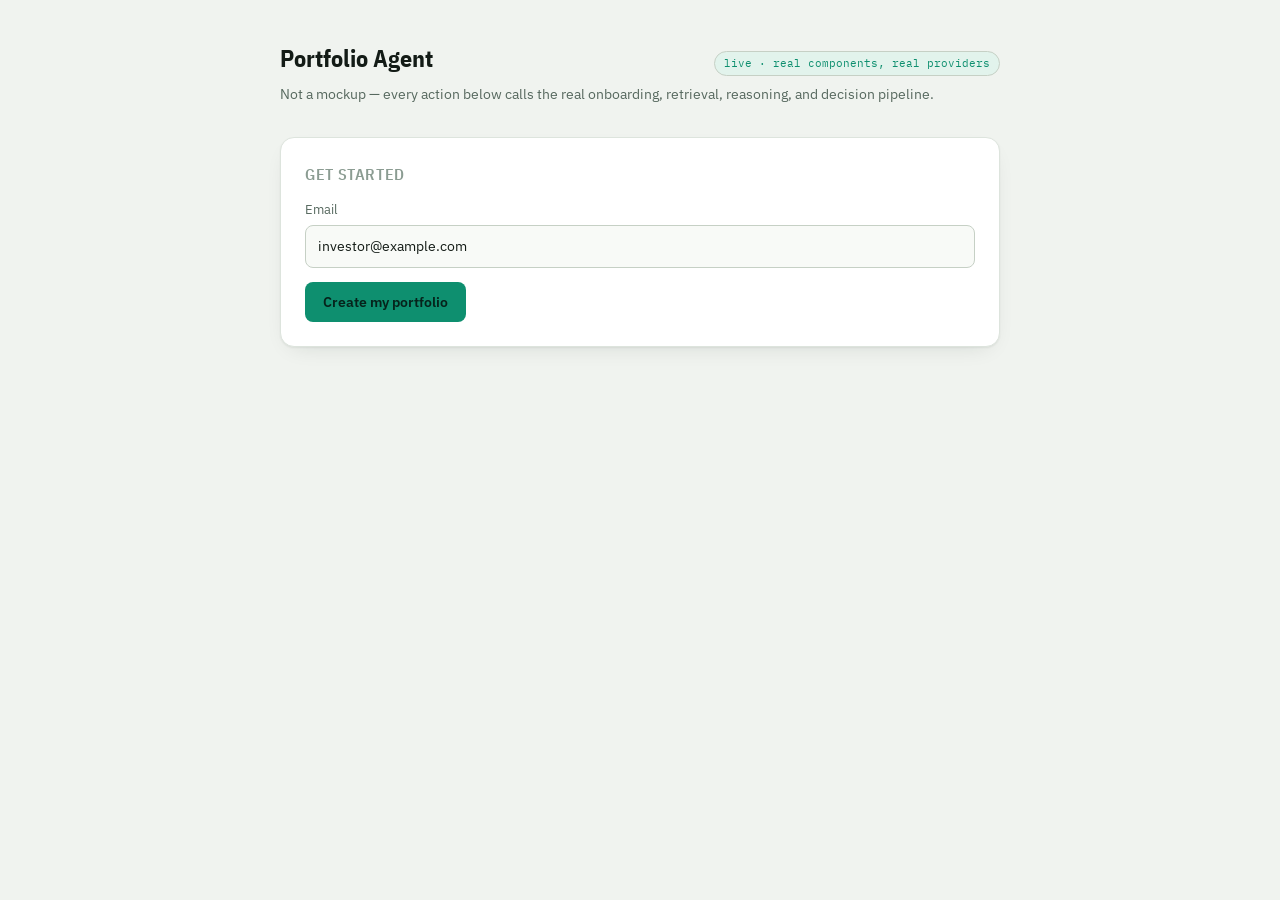
<file: src/demo_static/index.html>
<!doctype html>
<html lang="en">
<head>
<meta charset="utf-8">
<title>Portfolio Agent</title>
<meta name="viewport" content="width=device-width, initial-scale=1">
<link rel="preconnect" href="https://fonts.googleapis.com">
<link rel="preconnect" href="https://fonts.gstatic.com" crossorigin>
<link href="https://fonts.googleapis.com/css2?family=IBM+Plex+Sans+Condensed:wght@500;600;700&family=IBM+Plex+Sans:wght@400;500;600&family=IBM+Plex+Mono:wght@400;500;600&display=swap" rel="stylesheet">
<style>
  :root {
    --bg: #f0f3ef; --surface: #ffffff; --surface-2: #f8faf7;
    --text: #131b16; --text-muted: #56685e; --text-faint: #8b9c92;
    --border: #dde4dd; --border-strong: #c6d0c5;
    --accent: #0e8f6f; --accent-soft: #e2f3ec;
    --accent-2: #b5790a; --accent-2-soft: #fbf0dc;
    --danger: #a2503b; --danger-soft: #f6e9e4;
    --shadow: 0 1px 2px rgba(20,30,24,.06), 0 8px 24px -12px rgba(20,30,24,.16);
  }
  @media (prefers-color-scheme: dark) {
    :root:not([data-theme="light"]) {
      --bg: #0a0f0c; --surface: #101813; --surface-2: #141f19;
      --text: #e7eee9; --text-muted: #93a69c; --text-faint: #5c6e64;
      --border: #223026; --border-strong: #2d3f33;
      --accent: #4fd1ae; --accent-soft: #142822;
      --accent-2: #e0a544; --accent-2-soft: #2b2213;
      --danger: #d68b73; --danger-soft: #2a1913;
      --shadow: 0 1px 2px rgba(0,0,0,.3), 0 12px 32px -16px rgba(0,0,0,.6);
    }
  }
  :root[data-theme="dark"] {
    --bg: #0a0f0c; --surface: #101813; --surface-2: #141f19;
    --text: #e7eee9; --text-muted: #93a69c; --text-faint: #5c6e64;
    --border: #223026; --border-strong: #2d3f33;
    --accent: #4fd1ae; --accent-soft: #142822;
    --accent-2: #e0a544; --accent-2-soft: #2b2213;
    --danger: #d68b73; --danger-soft: #2a1913;
    --shadow: 0 1px 2px rgba(0,0,0,.3), 0 12px 32px -16px rgba(0,0,0,.6);
  }
  * { box-sizing: border-box; }
  body {
    margin: 0; background: var(--bg); color: var(--text);
    font-family: "IBM Plex Sans", system-ui, sans-serif; line-height: 1.5;
    font-variant-numeric: tabular-nums;
  }
  .mono { font-family: "IBM Plex Mono", ui-monospace, monospace; }
  .wrap { max-width: 760px; margin: 0 auto; padding: 40px 20px 96px; }
  header.top { display: flex; align-items: baseline; justify-content: space-between; margin-bottom: 8px; }
  header.top h1 { font-family: "IBM Plex Sans Condensed", sans-serif; font-weight: 700; font-size: 24px; margin: 0; }
  header.top .badge {
    font-family: "IBM Plex Mono", monospace; font-size: 11px; padding: 3px 9px; border-radius: 999px;
    border: 1px solid var(--border-strong); color: var(--accent); background: var(--accent-soft);
  }
  p.sub { color: var(--text-muted); font-size: 14px; margin: 0 0 32px; }
  section.panel {
    background: var(--surface); border: 1px solid var(--border); border-radius: 14px;
    padding: 24px; margin-bottom: 18px; box-shadow: var(--shadow);
  }
  section.panel h2 {
    font-family: "IBM Plex Sans Condensed", sans-serif; font-weight: 600; font-size: 16px; margin: 0 0 14px;
    text-transform: uppercase; letter-spacing: .04em; color: var(--text-faint);
  }
  label { display: block; font-size: 12.5px; color: var(--text-muted); margin-bottom: 6px; }
  input {
    width: 100%; font: inherit; font-size: 14px; padding: 10px 12px; border-radius: 8px;
    border: 1px solid var(--border-strong); background: var(--surface-2); color: var(--text);
  }
  input:focus { outline: 2px solid var(--accent); outline-offset: 1px; }
  .field { margin-bottom: 14px; }
  button {
    font: inherit; font-weight: 600; font-size: 13.5px; padding: 10px 18px; border-radius: 8px;
    border: none; background: var(--accent); color: #06231b; cursor: pointer;
  }
  button:hover { filter: brightness(1.08); }
  button:disabled { opacity: .5; cursor: default; }
  button.ghost {
    background: transparent; color: var(--text); border: 1px solid var(--border-strong); font-weight: 500;
  }
  .row-inline { display: flex; gap: 10px; align-items: flex-end; }
  .row-inline .field { flex: 1; margin-bottom: 0; }

  table { width: 100%; border-collapse: collapse; font-size: 13.5px; }
  th, td { text-align: left; padding: 8px 6px; border-bottom: 1px solid var(--border); }
  th { color: var(--text-faint); font-weight: 500; text-transform: uppercase; font-size: 10.5px; letter-spacing: .06em; }
  td.num, th.num { text-align: right; font-family: "IBM Plex Mono", monospace; }

  .search-results { margin-top: 8px; display: flex; flex-direction: column; gap: 6px; }
  .search-hit {
    display: flex; justify-content: space-between; align-items: center; padding: 8px 10px;
    border: 1px solid var(--border); border-radius: 8px; background: var(--surface-2);
  }
  .search-hit .name { font-size: 13.5px; }
  .search-hit .sym { font-family: "IBM Plex Mono", monospace; color: var(--text-faint); font-size: 12px; margin-left: 6px; }

  .empty { color: var(--text-faint); font-size: 13.5px; padding: 6px 0; }

  #trace { display: flex; flex-direction: column; gap: 8px; margin-top: 4px; }
  .step {
    display: flex; gap: 10px; align-items: flex-start; font-size: 13px; opacity: 0; transform: translateY(4px);
    animation: in .35s ease forwards;
  }
  @keyframes in { to { opacity: 1; transform: none; } }
  .step .dot { width: 7px; height: 7px; border-radius: 50%; background: var(--accent); margin-top: 6px; flex: none; }
  .step .live-tag {
    font-family: "IBM Plex Mono", monospace; font-size: 10px; color: var(--accent); border: 1px solid transparent;
    background: var(--accent-soft); border-radius: 5px; padding: 1px 6px; margin-left: 8px;
  }
  .step .detail { color: var(--text-muted); font-family: "IBM Plex Mono", monospace; font-size: 12px; margin-top: 3px; }

  .notification {
    margin-top: 16px; border-radius: 10px; padding: 16px 18px; border: 1px solid var(--border);
    background: var(--surface-2);
  }
  .notification .top-row { display: flex; justify-content: space-between; align-items: center; margin-bottom: 8px; }
  .priority {
    font-family: "IBM Plex Mono", monospace; font-size: 11px; text-transform: uppercase; letter-spacing: .05em;
    padding: 3px 9px; border-radius: 999px;
  }
  .priority.critical { color: var(--accent-2); background: var(--accent-2-soft); }
  .priority.high, .priority.normal { color: var(--accent); background: var(--accent-soft); }
  .priority.low { color: var(--text-faint); background: var(--surface); }
  .notification .content { font-size: 14.5px; margin-bottom: 10px; }
  .notification .explain { font-size: 12.5px; color: var(--text-muted); font-family: "IBM Plex Mono", monospace; }
  .delivery { font-size: 12px; margin-top: 10px; color: var(--danger); }
  .delivery.ok { color: var(--accent); }

  #onboard-screen, #app-screen { display: none; }
  .hint { font-size: 12px; color: var(--text-faint); margin-top: 6px; }
</style>
</head>
<body>
<div class="wrap">
  <header class="top">
    <h1>Portfolio Agent</h1>
    <span class="badge">live &middot; real components, real providers</span>
  </header>
  <p class="sub">Not a mockup — every action below calls the real onboarding, retrieval, reasoning, and decision pipeline.</p>

  <section class="panel" id="onboard-screen">
    <h2>Get started</h2>
    <div class="field">
      <label for="email">Email</label>
      <input id="email" type="email" placeholder="you@example.com" value="investor@example.com">
    </div>
    <button onclick="onboard()">Create my portfolio</button>
  </section>

  <div id="app-screen">
    <section class="panel">
      <h2>Your portfolio</h2>
      <table id="holdings-table">
        <thead><tr><th>Symbol</th><th>Name</th><th class="num">Qty</th><th class="num">Value</th><th class="num">Weight</th></tr></thead>
        <tbody id="holdings-body"></tbody>
      </table>
      <div class="empty" id="holdings-empty">No holdings yet — add one below.</div>
    </section>

    <section class="panel">
      <h2>Add a holding</h2>
      <div class="row-inline">
        <div class="field">
          <label for="search">Search securities</label>
          <input id="search" placeholder="Apple, AAPL, Microsoft..." oninput="search()">
        </div>
        <div class="field" style="max-width:110px">
          <label for="qty">Quantity</label>
          <input id="qty" type="number" value="25" min="1">
        </div>
      </div>
      <div class="search-results" id="search-results"></div>
    </section>

    <section class="panel">
      <h2>Ask the agent to check on AAPL</h2>
      <p class="hint" style="margin:0 0 14px">
        Fetches a live Alpha Vantage quote, runs anomaly detection against tracked history,
        retrieves context (real Tavily search if local data is insufficient), generates real
        hypotheses via OpenRouter, verifies them against evidence, scores the decision against
        your real exposure, and attempts real delivery.
      </p>
      <button id="check-btn" onclick="checkSignals()">Check AAPL for signals</button>
      <div id="trace"></div>
      <div id="notification-slot"></div>
    </section>
  </div>
</div>

<script>
const store = {
  get user() { return JSON.parse(localStorage.getItem("pa_user") || "null"); },
  set user(v) { localStorage.setItem("pa_user", JSON.stringify(v)); },
};

function render() {
  const user = store.user;
  document.getElementById("onboard-screen").style.display = user ? "none" : "block";
  document.getElementById("app-screen").style.display = user ? "block" : "none";
  if (user) refreshPortfolio();
}

async function onboard() {
  const email = document.getElementById("email").value.trim();
  if (!email) return;
  const res = await fetch("/api/users", {
    method: "POST", headers: {"Content-Type": "application/json"}, body: JSON.stringify({email})
  });
  store.user = await res.json();
  render();
}

async function refreshPortfolio() {
  const user = store.user;
  const res = await fetch(`/api/portfolio/${user.portfolio_id}`);
  const data = await res.json();
  const body = document.getElementById("holdings-body");
  const empty = document.getElementById("holdings-empty");
  body.innerHTML = "";
  if (!data.holdings.length) { empty.style.display = "block"; return; }
  empty.style.display = "none";
  for (const h of data.holdings) {
    const tr = document.createElement("tr");
    tr.innerHTML = `<td class="mono">${h.symbol}</td><td>${h.name}</td>
      <td class="num">${h.quantity}</td><td class="num">$${h.market_value.toFixed(2)}</td>
      <td class="num">${(h.weight * 100).toFixed(0)}%</td>`;
    body.appendChild(tr);
  }
}

let searchTimer;
function search() {
  clearTimeout(searchTimer);
  searchTimer = setTimeout(async () => {
    const q = document.getElementById("search").value.trim();
    const results = document.getElementById("search-results");
    if (!q) { results.innerHTML = ""; return; }
    const res = await fetch(`/api/securities?q=${encodeURIComponent(q)}`);
    const hits = await res.json();
    results.innerHTML = "";
    for (const hit of hits) {
      const div = document.createElement("div");
      div.className = "search-hit";
      div.innerHTML = `<span class="name">${hit.name}<span class="sym">${hit.symbol}</span></span>`;
      const btn = document.createElement("button");
      btn.className = "ghost"; btn.textContent = "Add";
      btn.onclick = () => addHolding(hit.symbol);
      div.appendChild(btn);
      results.appendChild(div);
    }
  }, 250);
}

async function addHolding(symbol) {
  const qty = parseFloat(document.getElementById("qty").value || "1");
  const user = store.user;
  await fetch("/api/holdings", {
    method: "POST", headers: {"Content-Type": "application/json"},
    body: JSON.stringify({portfolio_id: user.portfolio_id, symbol, quantity: qty})
  });
  document.getElementById("search").value = "";
  document.getElementById("search-results").innerHTML = "";
  refreshPortfolio();
}

async function checkSignals() {
  const btn = document.getElementById("check-btn");
  const trace = document.getElementById("trace");
  const slot = document.getElementById("notification-slot");
  btn.disabled = true; btn.textContent = "Working — calling real providers...";
  trace.innerHTML = ""; slot.innerHTML = "";

  const user = store.user;
  const res = await fetch(`/api/check-signals/${user.portfolio_id}?symbol=AAPL`, {method: "POST"});
  const data = await res.json();

  data.trace.forEach((step, i) => {
    setTimeout(() => {
      const div = document.createElement("div");
      div.className = "step";
      const liveTag = step.detail.live ? '<span class="live-tag">live call</span>' : "";
      const detailParts = Object.entries(step.detail).filter(([k]) => k !== "live")
        .map(([k, v]) => `${k}=${JSON.stringify(v)}`).join("  ");
      div.innerHTML = `<span class="dot"></span><div><div>${step.title}${liveTag}</div>${detailParts ? `<div class="detail">${detailParts}</div>` : ""}</div>`;
      trace.appendChild(div);

      if (i === data.trace.length - 1) {
        btn.disabled = false; btn.textContent = "Check AAPL for signals";
        if (data.notification) {
          const n = data.notification;
          const div = document.createElement("div");
          div.className = "notification";
          div.innerHTML = `
            <div class="top-row"><strong>Notification</strong><span class="priority ${n.priority}">${n.priority}</span></div>
            <div class="content">${n.content}</div>
            <div class="explain">${n.explanation}</div>
            <div class="delivery ${n.delivered ? 'ok' : ''}">${n.delivered ? '✓ delivered via Resend' : '✗ delivery attempted via Resend, not yet deliverable (sandbox domain unverified)'}</div>`;
          slot.appendChild(div);
        } else {
          slot.innerHTML = '<p class="hint">Nothing rose to the level of a notification this time.</p>';
        }
      }
    }, i * 450);
  });
}

render();
</script>
</body>
</html>
</file>
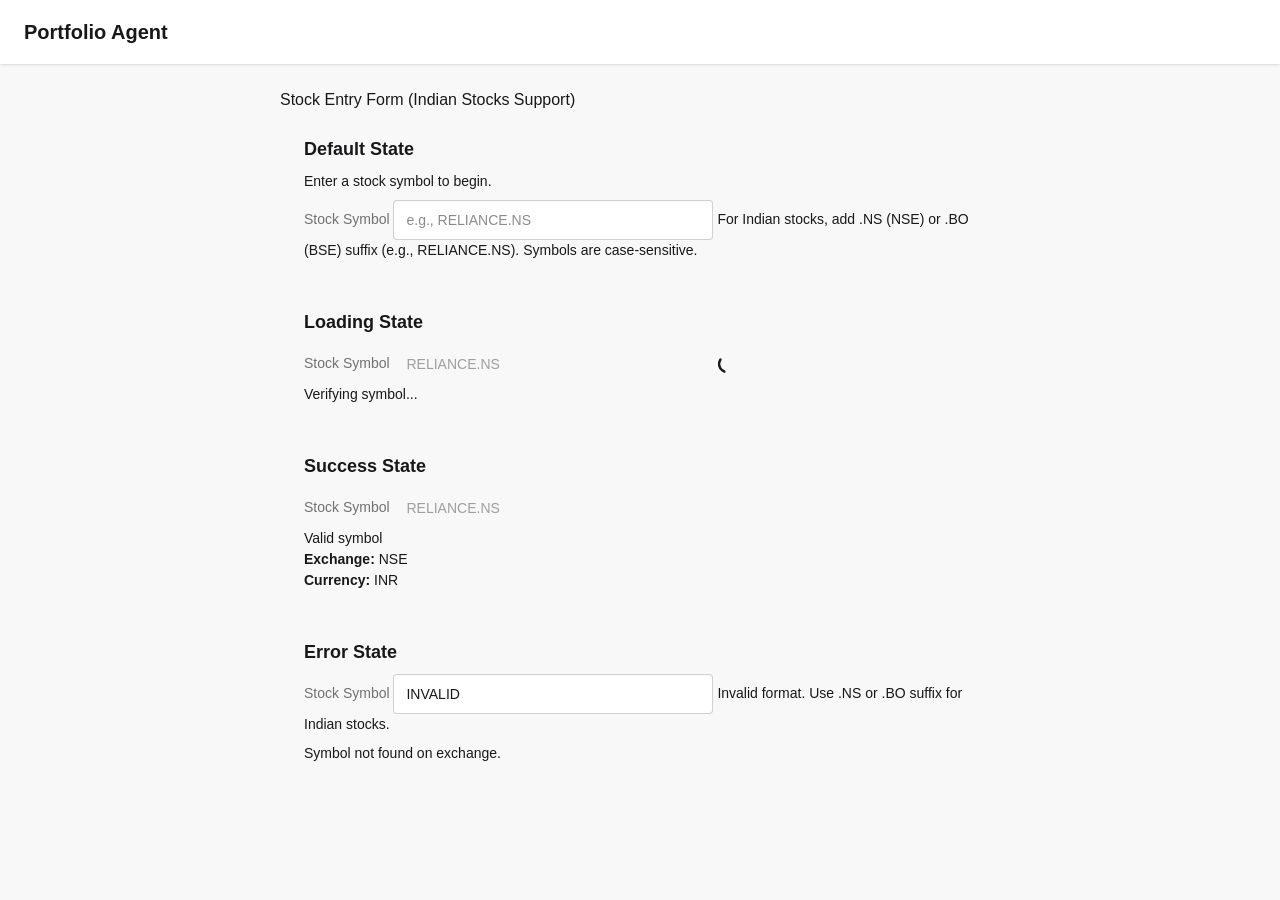
<file: design/mockups/story-14.html>
<!doctype html>
<html lang="en" data-theme="corporate">
<head>
  <meta charset="utf-8">
  <meta name="viewport" content="width=device-width, initial-scale=1">
  <title>Stock Entry Form Mockup - Story-14</title>
  <link rel="stylesheet" href="../../static/css/tailwind.css">
</head>
<body class="min-h-screen bg-base-200">
  <header class="navbar bg-base-100 shadow-sm px-6">
    <h1 class="text-xl font-semibold">Portfolio Agent</h1>
  </header>
  <main class="max-w-3xl mx-auto p-6">
    <h2 class="text-2xl font-bold mb-4">Stock Entry Form (Indian Stocks Support)</h2>

    <!-- We'll show four states in a grid -->
    <div class="grid gap-6 md:grid-cols-2">
      <!-- Default State -->
      <section class="card w-full">
        <div class="card-body">
          <h3 class="card-title text-lg font-medium">Default State</h3>
          <p class="text-base-content/80 mb-2">Enter a stock symbol to begin.</p>
          <div class="form-control">
            <label class="label">
              <span class="label-text">Stock Symbol</span>
            </label>
            <input type="text" id="symbol-default" class="input input-bordered w-full" placeholder="e.g., RELIANCE.NS" />
            <span class="helper-text">For Indian stocks, add .NS (NSE) or .BO (BSE) suffix (e.g., RELIANCE.NS). Symbols are case-sensitive.</span>
          </div>
        </div>
      </section>

      <!-- Loading State -->
      <section class="card w-full">
        <div class="card-body">
          <h3 class="card-title text-lg font-medium">Loading State</h3>
          <div class="form-control">
            <label class="label">
              <span class="label-text">Stock Symbol</span>
            </label>
            <input type="text" id="symbol-loading" class="input input-bordered w-full" value="RELIANCE.NS" disabled />
            <div class="loading loading-spinner loading-sm mt-2"></div>
            <p class="mt-2 text-base-content/80">Verifying symbol...</p>
          </div>
        </div>
      </section>

      <!-- Success State -->
      <section class="card w-full">
        <div class="card-body">
          <h3 class="card-title text-lg font-medium">Success State</h3>
          <div class="form-control">
            <label class="label">
              <span class="label-text">Stock Symbol</span>
            </label>
            <input type="text" id="symbol-success" class="input input-bordered w-full" value="RELIANCE.NS" disabled />
            <p class="mt-2 text-success">Valid symbol</p>
            <div class="mt-4">
              <p><strong>Exchange:</strong> NSE</p>
              <p><strong>Currency:</strong> INR</p>
            </div>
          </div>
        </div>
      </section>

      <!-- Error State -->
      <section class="card w-full">
        <div class="card-body">
          <h3 class="card-title text-lg font-medium">Error State</h3>
          <div class="form-control">
            <label class="label">
              <span class="label-text">Stock Symbol</span>
            </label>
            <input type="text" id="symbol-error" class="input input-bordered w-full" value="INVALID" />
            <span class="helper-text text-error">Invalid format. Use .NS or .BO suffix for Indian stocks.</span>
          </div>
          <p class="mt-2 text-error">Symbol not found on exchange.</p>
        </div>
      </section>
    </div>
  </main>
</body>
</html>
</file>
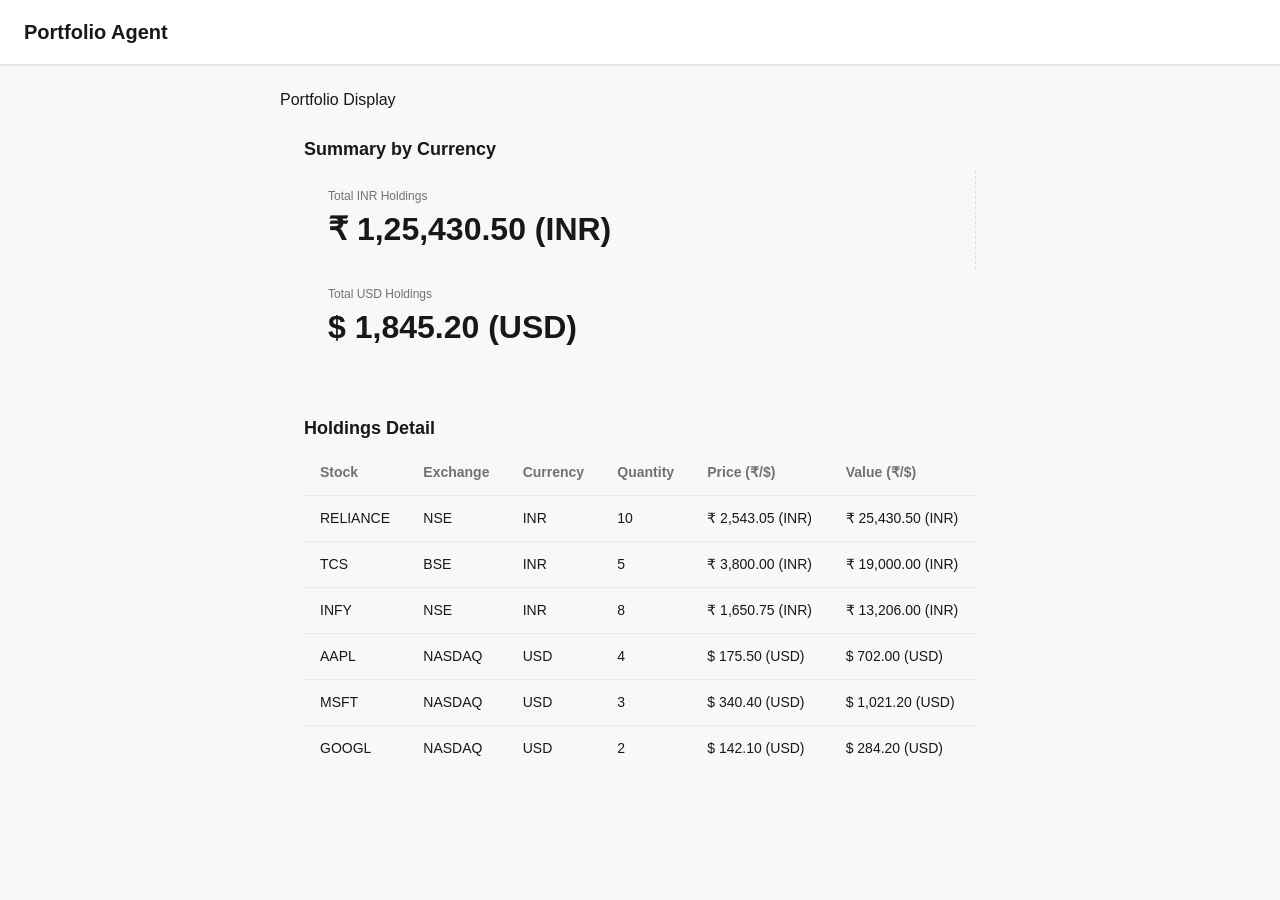
<file: design/mockups/story-15.html>
<!doctype html>
<html lang="en" data-theme="corporate">
<head>
  <meta charset="utf-8">
  <meta name="viewport" content="width=device-width, initial-scale=1">
  <title>Portfolio Display Mockup - Story-15</title>
  <link rel="stylesheet" href="../../static/css/tailwind.css">
</head>
<body class="min-h-screen bg-base-200">
  <header class="navbar bg-base-100 shadow-sm px-6">
    <h1 class="text-xl font-semibold">Portfolio Agent</h1>
  </header>
  <main class="max-w-3xl mx-auto p-6">
    <h2 class="text-2xl font-bold mb-4">Portfolio Display</h2>

    <!-- Summary by Currency -->
    <section class="card w-full mb-6">
      <div class="card-body">
        <h3 class="card-title text-lg font-medium mb-4">Summary by Currency</h3>
        <div class="grid gap-4 md:grid-cols-2">
          <!-- INR Summary -->
          <div class="stat bg-base-200">
            <div class="stat-title">Total INR Holdings</div>
            <div class="stat-value">₹ 1,25,430.50 (INR)</div>
          </div>
          <!-- USD Summary -->
          <div class="stat bg-base-200">
            <div class="stat-title">Total USD Holdings</div>
            <div class="stat-value">$ 1,845.20 (USD)</div>
          </div>
        </div>
      </div>
    </section>

    <!-- Holdings Detail -->
    <section class="card w-full">
      <div class="card-body">
        <h3 class="card-title text-lg font-medium mb-4">Holdings Detail</h3>
        <div class="overflow-x-auto">
          <table class="table table-bordered w-full">
            <thead>
              <tr>
                <th>Stock</th>
                <th>Exchange</th>
                <th>Currency</th>
                <th>Quantity</th>
                <th>Price (₹/$)</th>
                <th>Value (₹/$)</th>
              </tr>
            </thead>
            <tbody>
              <!-- INR Holdings -->
              <tr class="hover:bg-base-200">
                <td>RELIANCE</td>
                <td>NSE</td>
                <td>INR</td>
                <td>10</td>
                <td>₹ 2,543.05 (INR)</td>
                <td>₹ 25,430.50 (INR)</td>
              </tr>
              <tr class="hover:bg-base-200">
                <td>TCS</td>
                <td>BSE</td>
                <td>INR</td>
                <td>5</td>
                <td>₹ 3,800.00 (INR)</td>
                <td>₹ 19,000.00 (INR)</td>
              </tr>
              <tr class="hover:bg-base-200">
                <td>INFY</td>
                <td>NSE</td>
                <td>INR</td>
                <td>8</td>
                <td>₹ 1,650.75 (INR)</td>
                <td>₹ 13,206.00 (INR)</td>
              </tr>
              <!-- USD Holdings -->
              <tr class="hover:bg-base-200">
                <td>AAPL</td>
                <td>NASDAQ</td>
                <td>USD</td>
                <td>4</td>
                <td>$ 175.50 (USD)</td>
                <td>$ 702.00 (USD)</td>
              </tr>
              <tr class="hover:bg-base-200">
                <td>MSFT</td>
                <td>NASDAQ</td>
                <td>USD</td>
                <td>3</td>
                <td>$ 340.40 (USD)</td>
                <td>$ 1,021.20 (USD)</td>
              </tr>
              <tr class="hover:bg-base-200">
                <td>GOOGL</td>
                <td>NASDAQ</td>
                <td>USD</td>
                <td>2</td>
                <td>$ 142.10 (USD)</td>
                <td>$ 284.20 (USD)</td>
              </tr>
            </tbody>
          </table>
        </div>
      </div>
    </section>
  </main>
</body>
</html>
</file>
